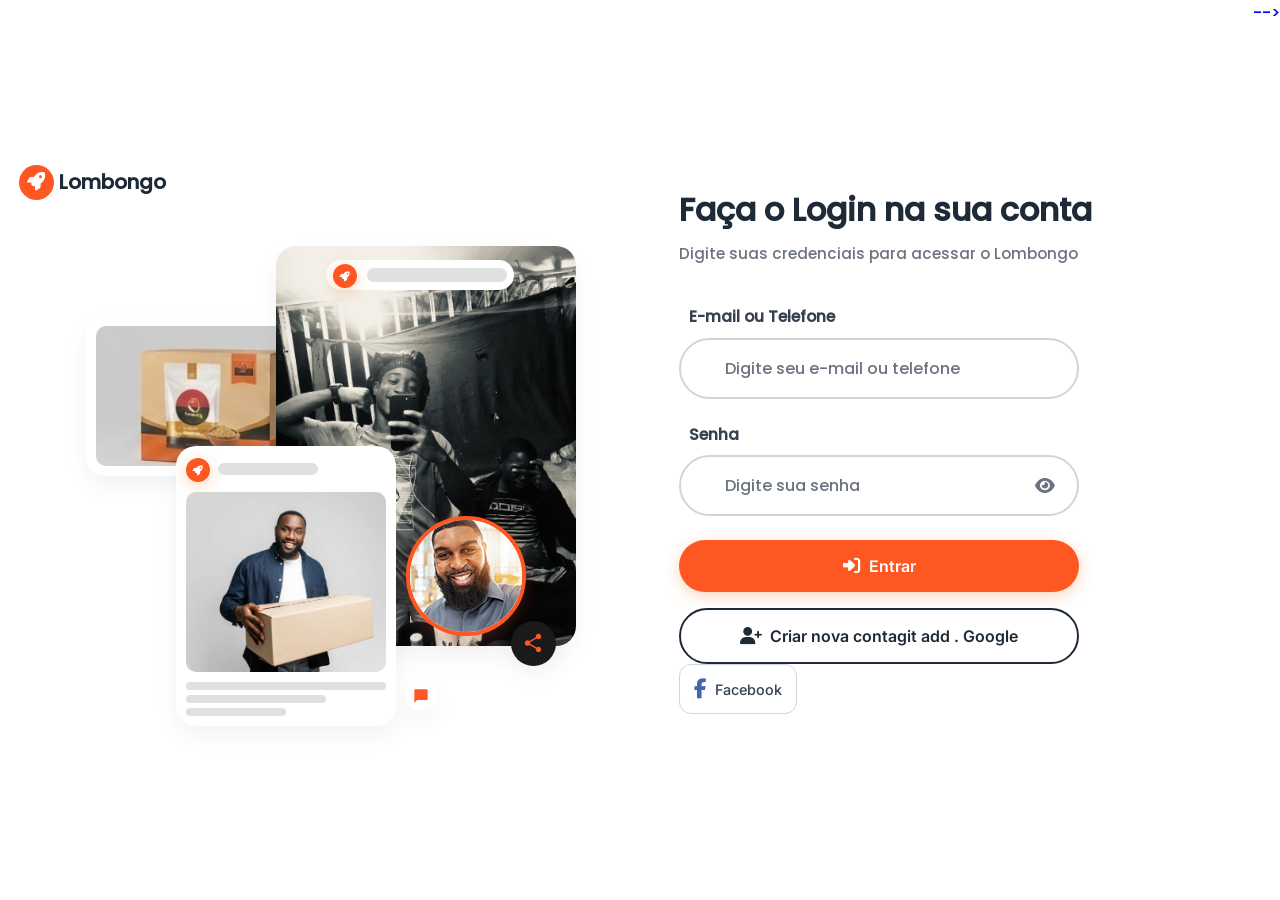
<file: index.html>
<!DOCTYPE html>
<html lang="pt-BR">
<head>
    <meta charset="UTF-8">
    <meta name="viewport" content="width=device-width, initial-scale=1.0">
    <title>Lombongo - Login</title>
    <link rel="preconnect" href="https://fonts.googleapis.com">
    <link rel="preconnect" href="https://fonts.gstatic.com" crossorigin>
    <link href="https://fonts.googleapis.com/css2?family=Inter:wght@300;400;500;600;700;800&display=swap" rel="stylesheet">
    <!-- Font Awesome -->
    <link rel="stylesheet" href="https://cdnjs.cloudflare.com/ajax/libs/font-awesome/6.4.0/css/all.min.css">
    <link rel="stylesheet" href="css/login_style.css">
    
</head>
<body>

    <div class="login-container">
        <!-- lado esquerdo -->
        <div class="left-side">
            <div class="hero-visual-container">
                <div class="logo-icon">
                    <a href="lomgongo_login.html"><i class="fa-solid fa-rocket"></i> <span>Lombongo</span></a>
                </div>
                <div class="hero-visual">

                    <div class="card card-product">
                        <div class="card-media">
                            <img src="assets/img/card_produto.png" alt="Embalagem de Produto Orgânico">
                        </div>
                    </div>

                    <div class="card card-main">
                        <div class="card-header-main">
                            <div class="avatar-mock"><i class="fa-solid fa-rocket"></i></div>
                            <div class="bar-mock card-text-bar"></div>
                        </div>
                        <div class="card-media">
                            <img src="assets/img/IMG_0552.jpg" alt="Casal Empreendedor usando Laptop">
                        </div>
                    </div>

                    <div class="card card-seller">
                        <div class="card-header">
                            <div class="avatar-mock"><i class="fa-solid fa-rocket"></i></div>
                            <div class="bar-mock card-text-bar-sm"></div>
                        </div>
                        <div class="card-media">
                            <img src="assets/img/homem_produto.jpg" alt="Vendedor Sorrindo">
                        </div>
                        <div class="card-footer">
                            <div class="bar-mock card-desc-bar full"></div>
                            <div class="bar-mock card-desc-bar short"></div>
                            <div class="bar-mock card-desc-bar so-short"></div>
                        </div>
                    </div>

                    <div class="avatar-profile">
                        <div class="avatar-profile-inner"> <img src="assets/img/self_perfil_200px.png" alt="profile"> </div>
                    </div>

                    <div class="icon-bubble like like-1">
                        <svg viewBox="0 0 24 24" fill="currentColor"><path d="M1 21h4V9H1v12zm22-11c0-1.1-.9-2-2-2h-6.31l.95-4.57.03-.32c0-.41-.17-.79-.44-1.06L14.17 1 7.59 7.59C7.22 7.95 7 8.45 7 9v10c0 1.1.9 2 2 2h9c.83 0 1.54-.5 1.84-1.22l3.02-7.05c.09-.23.14-.47.14-.73v-2z"/></svg>
                    </div>
                    <div class="icon-bubble like like-2">
                        <svg viewBox="0 0 24 24" fill="currentColor"><path d="M1 21h4V9H1v12zm22-11c0-1.1-.9-2-2-2h-6.31l.95-4.57.03-.32c0-.41-.17-.79-.44-1.06L14.17 1 7.59 7.59C7.22 7.95 7 8.45 7 9v10c0 1.1.9 2 2 2h9c.83 0 1.54-.5 1.84-1.22l3.02-7.05c.09-.23.14-.47.14-.73v-2z"/></svg>
                    </div>

                    <div class="icon-bubble share">
                        <svg viewBox="0 0 24 24" fill="currentColor"><path d="M18 16.08c-.76 0-1.44.3-1.96.77L8.91 12.7c.05-.23.09-.46.09-.7s-.04-.47-.09-.7l7.05-4.11c.54.5 1.25.81 2.04.81 1.66 0 3-1.34 3-3s-1.34-3-3-3-3 1.34-3 3c0 .24.04.47.09.7L8.04 9.81C7.5 9.31 6.79 9 6 9c-1.66 0-3 1.34-3 3s1.34 3 3 3c.79 0 1.5-.31 2.04-.81l7.12 4.16c-.05.21-.08.43-.08.65 0 1.61 1.31 2.92 2.92 2.92 1.61 0 2.92-1.31 2.92-2.92s-1.31-2.92-2.92-2.92z"/></svg>
                    </div>

                    <div class="icon-bubble comment">
                        <svg viewBox="0 0 24 24" fill="currentColor">
                            <path d="M20 2H4c-1.1 0-2 .9-2 2v18l4-4h14c1.1 0 2-.9 2-2V4c0-1.1-.9-2-2-2z"/>
                        </svg>
                    </div>
                </div>
            </div>
        </div>

        <script>
            document.addEventListener('DOMContentLoaded', function() {
              console.log('Landing page Lombongo carregada!');
            
              
              const visualContainer = document.querySelector('.hero-visual');
              visualContainer.addEventListener('mouseover', function() {
                const animatedElements = this.querySelectorAll('[style*="animation"]');
                animatedElements.forEach(el => el.style.animationPlayState = 'paused');
              });
              visualContainer.addEventListener('mouseout', function() {
                const animatedElements = this.querySelectorAll('[style*="animation"]');
                animatedElements.forEach(el => el.style.animationPlayState = 'running');
              });
              
            });
        </script>

        <!-- Lado Direito - Login -->
        <div class="right-side">
            <div class="logo-icon_right">
                <a href="lomgongo_login.html"><i class="fa-solid fa-rocket"></i> <span>Lombongo</span></a>
            </div>
            <div class="login-header">
                <h2>Faça o Login na sua conta</h2>
                <p>Digite suas credenciais para acessar o Lombongo</p>
            </div>

            <!-- Mensagens -->
            <div class="alert-box" id="errorAlert">
                <i class="fas fa-exclamation-circle"></i>
                <span>E-mail ou senha incorretos.</span>
            </div>

            <div class="success-box" id="successAlert">
                <i class="fas fa-check-circle"></i>
                <span>Login realizado com sucesso! Redirecionando...</span>
            </div>

            <form class="login-form" id="loginForm" novalidate>
                <!-- Email/Telefone -->
                <div class="input-group">
                    <label class="input-label" for="email">
                       
                        E-mail ou Telefone
                    </label>
                    <div class="input-wrapper">
                        <!-- <i class="fas fa-envelope input-icon"></i> -->
                        <input 
                            type="text" 
                            class="input-field" 
                            id="email" 
                            placeholder="Digite seu e-mail ou telefone"
                            autocomplete="email"
                        >
                    </div>
                    <div class="error-message" id="emailError">
                        <i class="fas fa-exclamation-triangle"></i>
                        <span>Por favor, insira seu e-mail ou telefone.</span>
                    </div>
                </div>

                <!-- Senha -->
                <div class="input-group">
                    <label class="input-label" for="password">    
                        Senha
                    </label>
                    <div class="input-wrapper password-wrapper">
                        <!-- <i class="fas fa-key input-icon"></i> -->
                        <input 
                            type="password" 
                            class="input-field" 
                            id="password" 
                            placeholder="Digite sua senha"
                            autocomplete="current-password"
                        >
                        <span class="toggle-password" id="togglePassword">
                            <i class="fas fa-eye" id="eyeIcon"></i>
                        </span>
                    </div>
                    <div class="error-message" id="passwordError">
                        <i class="fas fa-exclamation-triangle"></i>
                        <span>Por favor, insira sua senha.</span>
                    </div>
                </div>

                <button type="submit" class="btn btn-primary" id="btnLogin">
                    <i class="fas fa-sign-in-alt"></i>
                    Entrar
                </button>

                <a href="#">
                    <button type="button" class="btn btn-secondary" onclick="window.location.href='#'">
                        <i class="fas fa-user-plus"></i>
                        Criar nova contagit add .
                        Google
                    </button>
                    <button type="button" class="btn-social facebook" id="btnFacebook">
                        <i class="fab fa-facebook-f"></i>
                        Facebook
                    </button>
                </div> -->
            </form>
        </div>
    </div>

    <script>
        // Elementos do DOM
        const loginForm = document.getElementById('loginForm');
        const emailInput = document.getElementById('email');
        const passwordInput = document.getElementById('password');
        const togglePassword = document.getElementById('togglePassword');
        const eyeIcon = document.getElementById('eyeIcon');
        const btnLogin = document.getElementById('btnLogin');
        const errorAlert = document.getElementById('errorAlert');
        const successAlert = document.getElementById('successAlert');

        // Toggle Password Visibility
        togglePassword.addEventListener('click', function() {
            const type = passwordInput.getAttribute('type') === 'password' ? 'text' : 'password';
            passwordInput.setAttribute('type', type);
            
            if (type === 'text') {
                eyeIcon.classList.remove('fa-eye');
                eyeIcon.classList.add('fa-eye-slash');
            } else {
                eyeIcon.classList.remove('fa-eye-slash');
                eyeIcon.classList.add('fa-eye');
            }
        });

        // Validação em tempo real - remover erro ao digitar
        emailInput.addEventListener('input', function() {
            this.classList.remove('error');
            document.getElementById('emailError').classList.remove('show');
        });

        passwordInput.addEventListener('input', function() {
            this.classList.remove('error');
            document.getElementById('passwordError').classList.remove('show');
        });

        // Validação do Formulário
        loginForm.addEventListener('submit', async function(e) {
            e.preventDefault();
            
            let isValid = true;
            
            // Resetar mensagens
            errorAlert.classList.remove('show');
            successAlert.classList.remove('show');
            
            // Validar Email/Telefone
            if (!emailInput.value.trim()) {
                emailInput.classList.add('error');
                document.getElementById('emailError').classList.add('show');
                isValid = false;
            }
            
            // Validar Senha
            if (!passwordInput.value.trim()) {
                passwordInput.classList.add('error');
                document.getElementById('passwordError').classList.add('show');
                isValid = false;
            }
            
            if (!isValid) return;
            
            // Simular loading
            btnLogin.classList.add('btn-loading');
            btnLogin.disabled = true;
            
            // Simular chamada à API (2 segundos)
            setTimeout(() => {
                btnLogin.classList.remove('btn-loading');
                btnLogin.disabled = false;
                
                // Simular sucesso (em produção, isso viria do backend)
                // Para demonstrar erro, descomente as linhas abaixo:
                // showError();
                // return;
                
                showSuccess();
                
                // Redirecionar após 2 segundos
                setTimeout(() => {
                    window.location.href = 'index.html';
                    console.log('Redirecionando para dashboard...');
                }, 1000);
                
            }, 2000);
        });

        // Mostrar erro
        function showError() {
            errorAlert.classList.add('show');
            emailInput.classList.add('error');
            passwordInput.classList.add('error');
            
            // Scroll para o topo do formulário
            errorAlert.scrollIntoView({ behavior: 'smooth', block: 'nearest' });
        }

        // Mostrar sucesso
        function showSuccess() {
            successAlert.classList.add('show');
            errorAlert.classList.remove('show');
        }

        // Login Social - Google
        document.getElementById('btnGoogle').addEventListener('click', function() {
            console.log('Iniciando login com Google...');
            // Implementar OAuth Google aqui
            // window.location.href = '/auth/google';
        });

        // Login Social - Facebook
        document.getElementById('btnFacebook').addEventListener('click', function() {
            console.log('Iniciando login com Facebook...');
            // Implementar OAuth Facebook aqui
            // window.location.href = '/auth/facebook';
        });

        // Efeito parallax suave no fundo animado
        window.addEventListener('scroll', () => {
            const scrolled = window.pageYOffset;
            const animatedBg = document.querySelector('.animated-bg');
            const particles = document.querySelector('.particles');
            
            if (window.innerWidth > 768) {
                const yPos = scrolled * 0.3;
                animatedBg.style.transform = `translateY(${yPos}px)`;
                particles.style.transform = `translateY(${yPos * 0.5}px)`;
            }
        });

        // Prevenir envio ao pressionar Enter em campos vazios
        emailInput.addEventListener('keypress', function(e) {
            if (e.key === 'Enter') {
                e.preventDefault();
                passwordInput.focus();
            }
        });

        passwordInput.addEventListener('keypress', function(e) {
            if (e.key === 'Enter') {
                loginForm.dispatchEvent(new Event('submit'));
            }
        });

        // Animação de entrada dos elementos
        window.addEventListener('load', () => {
            document.querySelectorAll('.particle').forEach((particle, index) => {
                particle.style.animationDelay = `${index * 0.3}s`;
            });
        });
    </script>
</body>
</html>
</file>
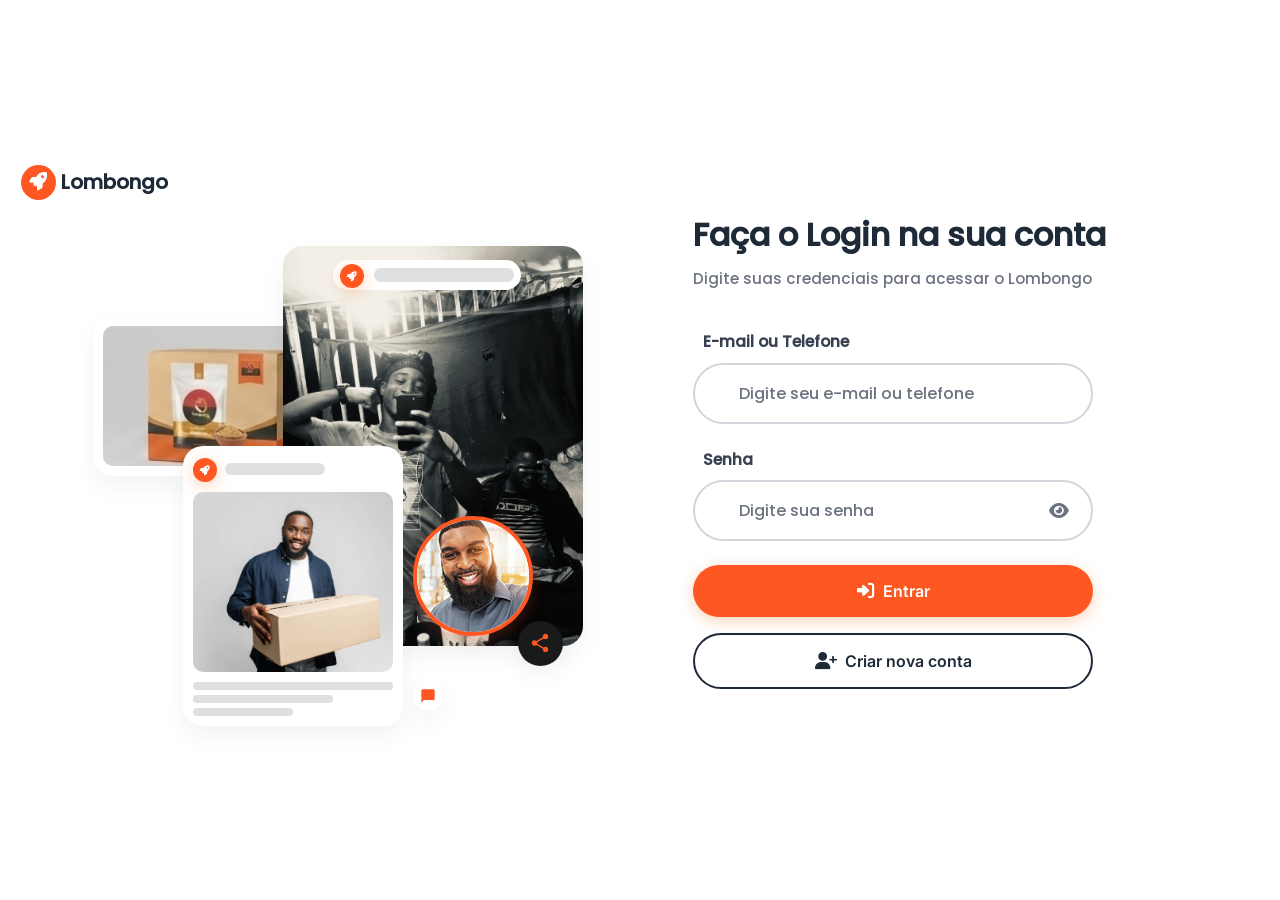
<file: lomgongo_login.html>
<!DOCTYPE html>
<html lang="pt-BR">
<head>
    <meta charset="UTF-8">
    <meta name="viewport" content="width=device-width, initial-scale=1.0">
    <title>Lombongo - Login</title>
    <link rel="preconnect" href="https://fonts.googleapis.com">
    <link rel="preconnect" href="https://fonts.gstatic.com" crossorigin>
    <link href="https://fonts.googleapis.com/css2?family=Inter:wght@300;400;500;600;700;800&display=swap" rel="stylesheet">
    <!-- Font Awesome -->
    <link rel="stylesheet" href="https://cdnjs.cloudflare.com/ajax/libs/font-awesome/6.4.0/css/all.min.css">
    <link rel="stylesheet" href="css/login_style.css">
    
</head>
<body>

    <div class="login-container">
        <!-- lado esquerdo -->
        <div class="left-side">
            <div class="hero-visual-container">
                <div class="logo-icon">
                    <a href="lomgongo_login.html"><i class="fa-solid fa-rocket"></i> <span>Lombongo</span></a>
                </div>
                <div class="hero-visual">

                    <div class="card card-product">
                        <div class="card-media">
                            <img src="assets/img/card_produto.png" alt="Embalagem de Produto Orgânico">
                        </div>
                    </div>

                    <div class="card card-main">
                        <div class="card-header-main">
                            <div class="avatar-mock"><i class="fa-solid fa-rocket"></i></div>
                            <div class="bar-mock card-text-bar"></div>
                        </div>
                        <div class="card-media">
                            <img src="assets/img/IMG_0552.jpg" alt="Casal Empreendedor usando Laptop">
                        </div>
                    </div>

                    <div class="card card-seller">
                        <div class="card-header">
                            <div class="avatar-mock"><i class="fa-solid fa-rocket"></i></div>
                            <div class="bar-mock card-text-bar-sm"></div>
                        </div>
                        <div class="card-media">
                            <img src="assets/img/homem_produto.jpg" alt="Vendedor Sorrindo">
                        </div>
                        <div class="card-footer">
                            <div class="bar-mock card-desc-bar full"></div>
                            <div class="bar-mock card-desc-bar short"></div>
                            <div class="bar-mock card-desc-bar so-short"></div>
                        </div>
                    </div>

                    <div class="avatar-profile">
                        <div class="avatar-profile-inner"> <img src="assets/img/self_perfil_200px.png" alt="profile"> </div>
                    </div>

                    <div class="icon-bubble like like-1">
                        <svg viewBox="0 0 24 24" fill="currentColor"><path d="M1 21h4V9H1v12zm22-11c0-1.1-.9-2-2-2h-6.31l.95-4.57.03-.32c0-.41-.17-.79-.44-1.06L14.17 1 7.59 7.59C7.22 7.95 7 8.45 7 9v10c0 1.1.9 2 2 2h9c.83 0 1.54-.5 1.84-1.22l3.02-7.05c.09-.23.14-.47.14-.73v-2z"/></svg>
                    </div>
                    <div class="icon-bubble like like-2">
                        <svg viewBox="0 0 24 24" fill="currentColor"><path d="M1 21h4V9H1v12zm22-11c0-1.1-.9-2-2-2h-6.31l.95-4.57.03-.32c0-.41-.17-.79-.44-1.06L14.17 1 7.59 7.59C7.22 7.95 7 8.45 7 9v10c0 1.1.9 2 2 2h9c.83 0 1.54-.5 1.84-1.22l3.02-7.05c.09-.23.14-.47.14-.73v-2z"/></svg>
                    </div>

                    <div class="icon-bubble share">
                        <svg viewBox="0 0 24 24" fill="currentColor"><path d="M18 16.08c-.76 0-1.44.3-1.96.77L8.91 12.7c.05-.23.09-.46.09-.7s-.04-.47-.09-.7l7.05-4.11c.54.5 1.25.81 2.04.81 1.66 0 3-1.34 3-3s-1.34-3-3-3-3 1.34-3 3c0 .24.04.47.09.7L8.04 9.81C7.5 9.31 6.79 9 6 9c-1.66 0-3 1.34-3 3s1.34 3 3 3c.79 0 1.5-.31 2.04-.81l7.12 4.16c-.05.21-.08.43-.08.65 0 1.61 1.31 2.92 2.92 2.92 1.61 0 2.92-1.31 2.92-2.92s-1.31-2.92-2.92-2.92z"/></svg>
                    </div>

                    <div class="icon-bubble comment">
                        <svg viewBox="0 0 24 24" fill="currentColor">
                            <path d="M20 2H4c-1.1 0-2 .9-2 2v18l4-4h14c1.1 0 2-.9 2-2V4c0-1.1-.9-2-2-2z"/>
                        </svg>
                    </div>
                </div>
            </div>
        </div>

        <script>
            document.addEventListener('DOMContentLoaded', function() {
              console.log('Landing page Lombongo carregada!');
            
              
              const visualContainer = document.querySelector('.hero-visual');
              visualContainer.addEventListener('mouseover', function() {
                const animatedElements = this.querySelectorAll('[style*="animation"]');
                animatedElements.forEach(el => el.style.animationPlayState = 'paused');
              });
              visualContainer.addEventListener('mouseout', function() {
                const animatedElements = this.querySelectorAll('[style*="animation"]');
                animatedElements.forEach(el => el.style.animationPlayState = 'running');
              });
              
            });
        </script>

        <!-- Lado Direito - Login -->
        <div class="right-side">
            <div class="logo-icon_right">
                <a href="lomgongo_login.html"><i class="fa-solid fa-rocket"></i> <span>Lombongo</span></a>
            </div>
            <div class="login-header">
                <h2>Faça o Login na sua conta</h2>
                <p>Digite suas credenciais para acessar o Lombongo</p>
            </div>

            <!-- Mensagens -->
            <div class="alert-box" id="errorAlert">
                <i class="fas fa-exclamation-circle"></i>
                <span>E-mail ou senha incorretos.</span>
            </div>

            <div class="success-box" id="successAlert">
                <i class="fas fa-check-circle"></i>
                <span>Login realizado com sucesso! Redirecionando...</span>
            </div>

            <form class="login-form" id="loginForm" novalidate>
                <!-- Email/Telefone -->
                <div class="input-group">
                    <label class="input-label" for="email">
                       
                        E-mail ou Telefone
                    </label>
                    <div class="input-wrapper">
                        <!-- <i class="fas fa-envelope input-icon"></i> -->
                        <input 
                            type="text" 
                            class="input-field" 
                            id="email" 
                            placeholder="Digite seu e-mail ou telefone"
                            autocomplete="email"
                        >
                    </div>
                    <div class="error-message" id="emailError">
                        <i class="fas fa-exclamation-triangle"></i>
                        <span>Por favor, insira seu e-mail ou telefone.</span>
                    </div>
                </div>

                <!-- Senha -->
                <div class="input-group">
                    <label class="input-label" for="password">    
                        Senha
                    </label>
                    <div class="input-wrapper password-wrapper">
                        <!-- <i class="fas fa-key input-icon"></i> -->
                        <input 
                            type="password" 
                            class="input-field" 
                            id="password" 
                            placeholder="Digite sua senha"
                            autocomplete="current-password"
                        >
                        <span class="toggle-password" id="togglePassword">
                            <i class="fas fa-eye" id="eyeIcon"></i>
                        </span>
                    </div>
                    <div class="error-message" id="passwordError">
                        <i class="fas fa-exclamation-triangle"></i>
                        <span>Por favor, insira sua senha.</span>
                    </div>
                </div>

                <button type="submit" class="btn btn-primary" id="btnLogin">
                    <i class="fas fa-sign-in-alt"></i>
                    Entrar
                </button>

                <a href="#">
                    <button type="button" class="btn btn-secondary" onclick="window.location.href='#'">
                        <i class="fas fa-user-plus"></i>
                        Criar nova conta
                    </button>
                </a>

                <!-- <div class="divider">
                    <span>ou continuar com</span>
                </div> -->

                <!-- <div class="social-login">
                    <button type="button" class="btn-social google" id="btnGoogle">
                        <i class="fab fa-google"></i>
                        Google
                    </button>
                    <button type="button" class="btn-social facebook" id="btnFacebook">
                        <i class="fab fa-facebook-f"></i>
                        Facebook
                    </button>
                </div> -->
            </form>
        </div>
    </div>

    <script>
        // Elementos do DOM
        const loginForm = document.getElementById('loginForm');
        const emailInput = document.getElementById('email');
        const passwordInput = document.getElementById('password');
        const togglePassword = document.getElementById('togglePassword');
        const eyeIcon = document.getElementById('eyeIcon');
        const btnLogin = document.getElementById('btnLogin');
        const errorAlert = document.getElementById('errorAlert');
        const successAlert = document.getElementById('successAlert');

        // Toggle Password Visibility
        togglePassword.addEventListener('click', function() {
            const type = passwordInput.getAttribute('type') === 'password' ? 'text' : 'password';
            passwordInput.setAttribute('type', type);
            
            if (type === 'text') {
                eyeIcon.classList.remove('fa-eye');
                eyeIcon.classList.add('fa-eye-slash');
            } else {
                eyeIcon.classList.remove('fa-eye-slash');
                eyeIcon.classList.add('fa-eye');
            }
        });

        // Validação em tempo real - remover erro ao digitar
        emailInput.addEventListener('input', function() {
            this.classList.remove('error');
            document.getElementById('emailError').classList.remove('show');
        });

        passwordInput.addEventListener('input', function() {
            this.classList.remove('error');
            document.getElementById('passwordError').classList.remove('show');
        });

        // Validação do Formulário
        loginForm.addEventListener('submit', async function(e) {
            e.preventDefault();
            
            let isValid = true;
            
            // Resetar mensagens
            errorAlert.classList.remove('show');
            successAlert.classList.remove('show');
            
            // Validar Email/Telefone
            if (!emailInput.value.trim()) {
                emailInput.classList.add('error');
                document.getElementById('emailError').classList.add('show');
                isValid = false;
            }
            
            // Validar Senha
            if (!passwordInput.value.trim()) {
                passwordInput.classList.add('error');
                document.getElementById('passwordError').classList.add('show');
                isValid = false;
            }
            
            if (!isValid) return;
            
            // Simular loading
            btnLogin.classList.add('btn-loading');
            btnLogin.disabled = true;
            
            // Simular chamada à API (2 segundos)
            setTimeout(() => {
                btnLogin.classList.remove('btn-loading');
                btnLogin.disabled = false;
                
                // Simular sucesso (em produção, isso viria do backend)
                // Para demonstrar erro, descomente as linhas abaixo:
                // showError();
                // return;
                
                showSuccess();
                
                // Redirecionar após 2 segundos
                setTimeout(() => {
                    window.location.href = 'index.html';
                    console.log('Redirecionando para dashboard...');
                }, 1000);
                
            }, 2000);
        });

        // Mostrar erro
        function showError() {
            errorAlert.classList.add('show');
            emailInput.classList.add('error');
            passwordInput.classList.add('error');
            
            // Scroll para o topo do formulário
            errorAlert.scrollIntoView({ behavior: 'smooth', block: 'nearest' });
        }

        // Mostrar sucesso
        function showSuccess() {
            successAlert.classList.add('show');
            errorAlert.classList.remove('show');
        }

        // Login Social - Google
        document.getElementById('btnGoogle').addEventListener('click', function() {
            console.log('Iniciando login com Google...');
            // Implementar OAuth Google aqui
            // window.location.href = '/auth/google';
        });

        // Login Social - Facebook
        document.getElementById('btnFacebook').addEventListener('click', function() {
            console.log('Iniciando login com Facebook...');
            // Implementar OAuth Facebook aqui
            // window.location.href = '/auth/facebook';
        });

        // Efeito parallax suave no fundo animado
        window.addEventListener('scroll', () => {
            const scrolled = window.pageYOffset;
            const animatedBg = document.querySelector('.animated-bg');
            const particles = document.querySelector('.particles');
            
            if (window.innerWidth > 768) {
                const yPos = scrolled * 0.3;
                animatedBg.style.transform = `translateY(${yPos}px)`;
                particles.style.transform = `translateY(${yPos * 0.5}px)`;
            }
        });

        // Prevenir envio ao pressionar Enter em campos vazios
        emailInput.addEventListener('keypress', function(e) {
            if (e.key === 'Enter') {
                e.preventDefault();
                passwordInput.focus();
            }
        });

        passwordInput.addEventListener('keypress', function(e) {
            if (e.key === 'Enter') {
                loginForm.dispatchEvent(new Event('submit'));
            }
        });

        // Animação de entrada dos elementos
        window.addEventListener('load', () => {
            document.querySelectorAll('.particle').forEach((particle, index) => {
                particle.style.animationDelay = `${index * 0.3}s`;
            });
        });
    </script>
</body>
</html>
</file>
<file: css/login_style.css>
@font-face {
    font-family: 'Poppins';
    src: url('../assets/fonts/Poppins/Poppins-Medium.ttf') format('truetype');
    font-weight: normal;
    font-style: normal;
}
*{
    margin: 0;
    padding: 0;
    text-decoration: none;
    list-style: none;
    box-sizing: border-box;
}
:root {
    --primary-dark: #1E2A38;
    --primary-orange: #F97316;
    --primary-orange-hover: #EA580C;
    --white: #FFFFFF;
    --gray-100: #F3F4F6;
    --gray-300: #D1D5DB;
    --gray-500: #6B7280;
    --gray-700: #374151;
    --error-bg: #FEE2E2;
    --error-text: #DC2626;
    --error-border: #FCA5A5;
    --success-bg: #D1FAE5;
    --success-text: #059669;
    --fundo: #f7f7f7;
}
body {
    font-family: 'Poppins', 'Inter', sans-serif;
    overflow-x: hidden;
    background: var(--white);
}

/* Container Principal */

.login-container {
    max-width: 1400px;
    margin: auto auto;
    display: flex;
    width: 100%;
    position: relative;
}

/* Lado Esquerdo - Institucional com Animação */

.left-side {
    flex: 1.1;
    margin: auto auto;
    flex-direction: column;
    position: relative;
    width: 50%;
    overflow: hidden;
    height: 100vh;
    z-index: 5;
    /* Divisão oblíqua inclinada para direita */
    /* clip-path: polygon(0 0, 100% 0, 65% 100%, 0% 100%); */
}


/* Animação de Fundo - Partículas e Gradientes */

.animated-bg {
    /* border-top-right-radius: 20rem; */
    position: absolute;
    top: 0;
    left: 0;
    width: 100%;
    height: 100%;
    background: linear-gradient(135deg, #1E2A38 0%, #0F1419 50%, #1E2A38 100%);
    background-size: 400% 400%;
    animation: gradientShift 15s ease infinite;
    z-index: 1;
}

/* Grid de partículas */

.particles {
    position: absolute;
    top: 0;
    left: 0;
    width: 100%;
    height: 100%;
    z-index: 2;
    overflow: hidden;
}
.particle {
    position: absolute;
    width: 4px;
    height: 4px;
    background: var(--primary-orange);
    border-radius: 50%;
    opacity: 0;
    animation: floatParticle 8s infinite;
    box-shadow: 0 0 10px var(--primary-orange), 0 0 20px var(--primary-orange);
}

/* Gerar partículas em posições aleatórias */

.particle:nth-child(1) { left: 10%; animation-delay: 0s; animation-duration: 7s; }
.particle:nth-child(2) { left: 20%; animation-delay: 1s; animation-duration: 9s; }
.particle:nth-child(3) { left: 30%; animation-delay: 2s; animation-duration: 8s; }
.particle:nth-child(4) { left: 40%; animation-delay: 0.5s; animation-duration: 10s; }
.particle:nth-child(5) { left: 50%; animation-delay: 3s; animation-duration: 7s; }
.particle:nth-child(6) { left: 60%; animation-delay: 1.5s; animation-duration: 9s; }
.particle:nth-child(7) { left: 70%; animation-delay: 2.5s; animation-duration: 8s; }
.particle:nth-child(8) { left: 80%; animation-delay: 0.8s; animation-duration: 11s; }
.particle:nth-child(9) { left: 90%; animation-delay: 3.5s; animation-duration: 7s; }
.particle:nth-child(10) { left: 15%; animation-delay: 4s; animation-duration: 9s; }
.particle:nth-child(11) { left: 25%; animation-delay: 5s; animation-duration: 8s; }
.particle:nth-child(12) { left: 35%; animation-delay: 2.2s; animation-duration: 10s; }
.particle:nth-child(13) { left: 45%; animation-delay: 1.2s; animation-duration: 7s; }
.particle:nth-child(14) { left: 55%; animation-delay: 3.8s; animation-duration: 9s; }
.particle:nth-child(15) { left: 65%; animation-delay: 4.5s; animation-duration: 8s; }
.particle:nth-child(16) { left: 75%; animation-delay: 0.3s; animation-duration: 11s; }
.particle:nth-child(17) { left: 85%; animation-delay: 5.5s; animation-duration: 7s; }
.particle:nth-child(18) { left: 5%; animation-delay: 6s; animation-duration: 9s; }
.particle:nth-child(19) { left: 95%; animation-delay: 2.8s; animation-duration: 8s; }
.particle:nth-child(20) { left: 50%; animation-delay: 7s; animation-duration: 12s; }

/* Linhas de conexão animadas */

.connection-lines {
    position: absolute;
    top: 0;
    left: 0;
    width: 100%;
    height: 100%;
    z-index: 2;
    opacity: 0.3;
}
.line {
    position: absolute;
    height: 1px;
    background: linear-gradient(90deg, transparent, var(--primary-orange), transparent);
    animation: lineMove 6s linear infinite;
}
.line:nth-child(1) { top: 20%; width: 60%; left: -60%; animation-delay: 0s; }
.line:nth-child(2) { top: 40%; width: 80%; left: -80%; animation-delay: 2s; }
.line:nth-child(3) { top: 60%; width: 50%; left: -50%; animation-delay: 4s; }
.line:nth-child(4) { top: 80%; width: 70%; left: -70%; animation-delay: 1s; }
/* Círculos pulsantes */
.pulse-circles {
    position: absolute;
    top: 50%;
    left: 50%;
    transform: translate(-50%, -50%);
    z-index: 2;
}
.pulse-circle {
    position: absolute;
    border: 2px solid rgba(249, 115, 22, 0.3);
    border-radius: 50%;
    top: 50%;
    left: 50%;
    transform: translate(-50%, -50%);
    animation: pulseExpand 4s ease-out infinite;
}
.pulse-circle:nth-child(1) { width: 200px; height: 200px; animation-delay: 0s; }
.pulse-circle:nth-child(2) { width: 300px; height: 300px; animation-delay: 1s; }
.pulse-circle:nth-child(3) { width: 400px; height: 400px; animation-delay: 2s; }
.pulse-circle:nth-child(4) { width: 500px; height: 500px; animation-delay: 3s; }
@keyframes gradientShift {
    0% { background-position: 0% 50%; }
    50% { background-position: 100% 50%; }
    100% { background-position: 0% 50%; }
}
@keyframes floatParticle {
    0% {
        transform: translateY(100vh) scale(0);
        opacity: 0;
    }
    10% {
        opacity: 1;
    }
    90% {
        opacity: 1;
    }
    100% {
        transform: translateY(-100vh) scale(1.5);
        opacity: 0;
    }
}
@keyframes lineMove {
    0% { transform: translateX(0); opacity: 0; }
    10% { opacity: 1; }
    90% { opacity: 1; }
    100% { transform: translateX(200%); opacity: 0; }
}
@keyframes pulseExpand {
    0% {
        transform: translate(-50%, -50%) scale(0.8);
        opacity: 0.8;
    }
    100% {
        transform: translate(-50%, -50%) scale(2);
        opacity: 0;
    }
}
.overlay {
    position: absolute;
    top: 0;
    left: 0;
    width: 100%;
    height: 100%;
    background: rgba(30, 42, 56, 0.4);
    z-index: 3;
}
.brand-content {
    position: relative;
    z-index: 4;
    height: 100%;
    display: flex;
    flex-direction: column;
    justify-content: center;
    align-items: center;
    padding: 3rem;
    color: var(--white);
    text-align: center;
    animation: fadeInUp 1s ease-out;
}
@keyframes logoPulse {
    0%, 100% { box-shadow: 0 0 0 0 rgba(249, 115, 22, 0.7); }
    50% { box-shadow: 0 0 0 30px rgba(249, 115, 22, 0); }
}
.logo i {
    font-size: 3rem;
    color: white;
}
.brand-name {
    font-size: 3.5rem;
    font-weight: 800;
    letter-spacing: -2px;
    margin-bottom: 1rem;
    text-shadow: 0 4px 20px rgba(0,0,0,0.5);
    background: linear-gradient(135deg, #fff 0%, var(--primary-orange) 100%);
    -webkit-background-clip: text;
    -webkit-text-fill-color: transparent;
    background-clip: text;
}
.tagline {
    font-size: 1.5rem;
    font-weight: 300;
    margin-bottom: 1rem;
    opacity: 0.95;
    text-shadow: 0 2px 10px rgba(0,0,0,0.3);
}
.description {
    font-size: 1.1rem;
    font-weight: 400;
    opacity: 0.8;
    max-width: 400px;
    line-height: 1.6;
}

/* Lado Direito - Login */

.right-side {
    flex: 1;
    background: var(--white);
    margin: auto auto;
    display: flex;
    width: 50%;
    flex-direction: column;
    justify-content: center;
    padding: 3rem 0rem;
    position: relative;
    margin-left: 0%;
    padding-left: 3rem;
    z-index: 5;
}
.login-header {
    margin-bottom: 2.5rem;
    animation: fadeIn 0.8s ease-out 0.3s both;
}
.login-header h2 {
    font-size: 2rem;
    color: var(--primary-dark);
    font-weight: 700;
    margin-bottom: 0.5rem;
}
.login-header p {
    color: var(--gray-500);
    font-size: 0.95rem;
}
/* Formulário */
.login-form {
    width: 100%;
    max-width: 400px;
    animation: fadeIn 0.8s ease-out 0.5s both;
}
.input-group {
    margin-bottom: 1.5rem;
    position: relative;
}
.input-label {
    display: flex;
    align-items: center;
    gap: 0.5rem;
    padding: 0 10px;
    font-size: 0.975rem;
    font-weight: 600;
    color: var(--gray-700);
    margin-bottom: 0.6rem;
    transition: color 0.3s ease;
}
.input-label i {
    color: var(--primary-orange);
    font-size: 1.1rem;
}
.input-group:focus-within .input-label {
    color: var(--primary-dark);
}
.input-wrapper {
    position: relative;
}
.input-field {
    width: 100%;
    padding: 1rem 1.25rem;
    padding-left: 2.75rem;
    border: 2px solid var(--gray-300);
    border-radius: 2rem;
    font-size: 1rem;
    font-family: 'Poppins', sans-serif;
    transition: all 0.3s ease;
    background: var(--white);
    color: var(--gray-700);
}
.input-field:focus {
    outline: none;
    border-color: var(--primary-orange);
    box-shadow: 0 0 0 4px rgba(0, 13, 41, 0.1);
}
.input-field.error {
    border-color: var(--error-border);
    background-color: var(--error-bg);
    animation: shake 0.5s ease-in-out;
}
.input-field::placeholder {
    color: var(--gray-500);
}
/* Ícone dentro do input */
.input-icon {
    position: absolute;
    left: 1rem;
    top: 50%;
    transform: translateY(-50%);
    color: var(--gray-500);
    font-size: 1.1rem;
    transition: color 0.3s ease;
}
.input-group:focus-within .input-icon {
    color: var(--primary-orange);
}
/* Campo de Senha com Ícone */
.password-wrapper {
    position: relative;
}
.toggle-password {
    position: absolute;
    right: 1rem;
    top: 50%;
    transform: translateY(-50%);
    cursor: pointer;
    color: var(--gray-500);
    transition: all 0.3s ease;
    padding: 0.5rem;
    display: flex;
    align-items: center;
    justify-content: center;
    font-size: 1.1rem;
}
.toggle-password:hover {
    color: var(--primary-orange);
    transform: translateY(-50%) scale(1.1);
}
/* Mensagens de Erro */
.error-message {
    color: var(--error-text);
    font-size: 0.85rem;
    margin-top: 0.5rem;
    display: none;
    align-items: center;
    gap: 0.5rem;
    animation: slideDown 0.3s ease-out;
}
.error-message.show {
    display: flex;
}
.error-message i {
    font-size: 0.875rem;
}
/* Mensagem de Erro Global */
.alert-box {
    background: var(--error-bg);
    border: 1px solid var(--error-border);
    color: var(--error-text);
    padding: 1rem;
    border-radius: 12px;
    margin-bottom: 1.5rem;
    display: none;
    align-items: center;
    gap: 0.75rem;
    animation: shake 0.5s ease-in-out;
}
.alert-box.show {
    display: flex;
}
.alert-box i {
    font-size: 1.25rem;
}

/* Mensagem de Sucesso */

.success-box {
    background: var(--success-bg);
    border: 1px solid #6EE7B7;
    color: var(--success-text);
    padding: 1rem;
    width: 80%;
    border-radius: 1.8rem;
    margin-bottom: 1.5rem;
    display: none;
    align-items: center;
    gap: 0.75rem;
    animation: fadeIn 0.5s ease-out;
}
.success-box.show {
    display: flex;
}
.success-box i {
    font-size: 1.25rem;
}
/* Links */
.form-links {
    display: flex;
    justify-content: space-between;
    align-items: center;
    margin-bottom: 1.5rem;
    font-size: 0.9rem;
}
.create-account-link {
    color: var(--primary-dark);
    text-decoration: none;
    font-weight: 600;
    transition: all 0.3s ease;
    position: relative;
    display: inline-flex;
    align-items: center;
    gap: 0.25rem;
}
.create-account-link::after {
    content: '';
    position: absolute;
    bottom: -2px;
    left: 0;
    width: 0;
    height: 2px;
    background: var(--primary-orange);
    transition: width 0.3s ease;
}
.create-account-link:hover {
    color: var(--primary-orange);
}
.create-account-link:hover::after {
    width: 100%;
}

/* Botões */

.btn {
    width: 100%;
    padding: 1rem;
    border: none;
    border-radius: 2rem;
    font-size: 1rem;
    font-weight: 600;
    font-family: 'Inter', sans-serif;
    cursor: pointer;
    transition: all 0.3s ease;
    position: relative;
    overflow: hidden;
    display: flex;
    align-items: center;
    justify-content: center;
    gap: 0.5rem;
}
.btn i {
    font-size: 1.1rem;
}
.btn-primary {
    background: var(--primary-orange);
    color: var(--white);
    margin-bottom: 1rem;
    box-shadow: 0 4px 15px rgba(249, 115, 22, 0.3);
}
.btn-primary:hover {
    background: var(--primary-orange-hover);
    transform: translateY(-2px);
    box-shadow: 0 6px 20px rgba(249, 115, 22, 0.4);
}
.btn-primary:active {
    transform: translateY(0);
}
.btn-secondary {
    background: transparent;
    color: var(--primary-dark);
    border: 2px solid var(--primary-dark);
}
.btn-secondary a{
    text-decoration: none;
    color: var(--primary-dark);
}
.btn-secondary:hover {
    background: rgba(30, 42, 56, 0.05);
    border-color: var(--primary-dark);
    transform: translateY(-2px);
}

/* Ripple Effect */

.btn::after {
    content: '';
    position: absolute;
    top: 50%;
    left: 50%;
    width: 0;
    height: 0;
    border-radius: 50%;
    background: #ffffff4d;
    transform: translate(-50%, -50%);
    transition: width 0.6s, height 0.6s;
}
.btn:active::after {
    width: 300px;
    height: 300px;
}

/* checkbox-row */

.checkbox-row{
    display: flex;
    align-items: center;
    gap: 0.5rem;
    margin: 0 10px;
    font-size: 0.875rem;
    font-weight: 600;
    color: var(--gray-700);
    transition: color 0.3s ease;
}


/* Separador */

.divider {
    display: flex;
    align-items: center;
    margin: 2rem 0;
    color: var(--gray-500);
    font-size: 0.9rem;
}
.divider::before,
.divider::after {
    content: '';
    flex: 1;
    height: 1px;
    background: var(--gray-300);
}
.divider span {
    padding: 0 1rem;
}

/* Botões Sociais */

.social-login {
    display: flex;
    gap: 1rem;
    margin-bottom: 1.5rem;
}
.btn-social {
    flex: 1;
    display: flex;
    align-items: center;
    justify-content: center;
    gap: 0.5rem;
    padding: 0.875rem;
    border: 1.5px solid var(--gray-300);
    border-radius: 12px;
    background: var(--white);
    color: var(--gray-700);
    font-size: 0.9rem;
    font-weight: 500;
    cursor: pointer;
    transition: all 0.3s ease;
    font-family: 'Inter', sans-serif;
}
.btn-social:hover {
    border-color: var(--primary-dark);
    background: var(--gray-100);
    transform: translateY(-2px);
}
.btn-social i {
    font-size: 1.25rem;
}
.btn-social.google i {
    color: #DB4437;
}
.btn-social.facebook i {
    color: #4267B2;
}

/* Animações */

@keyframes fadeIn {
    from {
        opacity: 0;
        transform: translateY(20px);
    }
    to {
        opacity: 1;
        transform: translateY(0);
    }
}
@keyframes fadeInUp {
    from {
        opacity: 0;
        transform: translateY(40px);
    }
    to {
        opacity: 1;
        transform: translateY(0);
    }
}
@keyframes shake {
    0%, 100% { transform: translateX(0); }
    10%, 30%, 50%, 70%, 90% { transform: translateX(-5px); }
    20%, 40%, 60%, 80% { transform: translateX(5px); }
}
@keyframes slideDown {
    from {
        opacity: 0;
        transform: translateY(-10px);
    }
    to {
        opacity: 1;
        transform: translateY(0);
    }
}

/* Responsividade */

@media (max-width: 1024px) {
    .login-container{
        display: flex;
        flex-direction: column;
        width: 100%;
    }
    .hero-visual{
        display: none;
    }
    .logo-icon{
        display: block;
    }
    .right-side .logo-icon_right{
        display: block;
        margin: 2.5rem 0;
    }
    .right-side{
        width: 100%;
        flex: none;
        margin-left: 0;
        padding: 2rem;
        min-height: 55vh;
        padding-top: .50rem;
    }
    .login-form {
        max-width: 100%;
        padding-right: 2rem;
    }
    .left-side .hero-visual-container{
        display: none;
    }
    .left-side .logo-icon a{
        display: block;
        align-items: center;
        display: flex;
    }
    .brand-content {
        padding: 2rem;
    }
    .login-form {
        max-width: 100%;
        margin: 0 auto;
        padding-right: 0;
    }
   
}
@media (max-width: 768px) {
    .login-container {
        flex-direction: column;
        width: 100%;
    }
    .left-side .hero-visual-container{
        /* flex: none;
        height: 45vh;
        width: 100%; */
        /* Divisão oblíqua para mobile - inclinada para direita */
        display: none;
    }
    .left-side .logo-icon a{
        display: block;
        align-items: center;
        display: flex;
    }
    .brand-content {
        padding: 2rem;
    }
    .login-form {
        max-width: 100%;
        margin: 0 auto;
        padding-right: 0;
    }
    .logo {
        width: 80px;
        height: 80px;
    }
    .logo i {
        font-size: 2rem;
    }
    .brand-name {
        font-size: 2.5rem;
    }
    .tagline {
        font-size: 1.1rem;
    }
    .description {
        font-size: 0.9rem;
    }
    /* Esconder algumas partículas no mobile para performance */
    .particle:nth-child(n+11) {
        display: none;
    }
    .right-side {
        width: 100%;
        flex: none;
        margin-left: 0;
        padding: 2rem;
        min-height: 55vh;
        padding-top: .50rem;
    }
    .login-form {
        max-width: 100%;
    }
    .social-login {
        flex-direction: column;
    }
}
@media (max-width: 480px) {
    .brand-name {
        font-size: 2rem;
    }
    .login-header h2 {
        font-size: 1.5rem;
    }
    .right-side {
        padding: 1.5rem;
        padding-top: 1rem;
    }
    .input-field {
        padding-left: 2.5rem;
    }
}

/* Loading State */

.btn-loading {
    position: relative;
    color: transparent !important;
    pointer-events: none;
}
.btn-loading::before {
    content: '';
    position: absolute;
    top: 50%;
    left: 50%;
    width: 20px;
    height: 20px;
    margin: -10px 0 0 -10px;
    border: 2px solid rgba(255,255,255,0.3);
    border-top-color: white;
    border-radius: 50%;
    animation: spin 0.8s linear infinite;
}
@keyframes spin {
    to { transform: rotate(360deg); }
}
/* Efeito de brilho nos inputs */
.input-field:focus {
    box-shadow: 0 0 0 4px rgba(30, 42, 56, 0.1), 0 0 20px rgba(249, 115, 22, 0.1);
}






























































/* logo */


.logo-icon {
    margin-bottom: 1rem;
    padding-right: 70%;
    cursor: default;
}
.logo-icon a{
    display: flex;
    cursor: default;
    align-items: center;
}
.logo-icon i{
    width: 35px;
    height: 35px;
    background-color: var(--primary-orange);
    border-radius: 2rem;
    display: flex;
    align-items: center;
    justify-content: center;
    color: var(--white);
    font-size: 18px;
}
.logo-icon span{
    color: var(--primary-dark);
    font-weight: 700;
    margin: 0 5px;
    font-size: 20px;
}

/* logo 02 */

.logo-icon_right{
    display: none;
    margin-bottom: 1rem;
    cursor: default;
}
.logo-icon_right a{
    display: flex;
    cursor: default;
    align-items: center;
}
.logo-icon_right i{
    width: 35px;
    height: 35px;
    background-color: var(--primary-orange);
    border-radius: 2rem;
    display: flex;
    align-items: center;
    justify-content: center;
    color: var(--white);
    font-size: 18px;
}
.logo-icon_right span{
    color: var(--primary-dark);
    font-weight: 700;
    margin: 0 5px;
    font-size: 20px;
}




/* end logo */


 :root {
      --primary-orange: #ff5722; /* Laranja vibrante */
      --white: #ffffff;
      --grey-light: #e0e0e0; /* Para simulações de texto */
      --grey-dark: #757575; /* Para texto real */
      --shadow-soft: 0 10px 25px rgba(0, 0, 0, 0.05); /* Sombra suave para elevação */
    }

    /* Coluna Esquerda - Texto 
    */
    .hero-text {
      max-width: 1200px;
    }

    .hero-title {
      font-size: 56px;
      line-height: 1.1;
      font-weight: 800;
      margin-bottom: 25px;
      color: #1a1a1a;
    }

    .hero-subtitle {
      font-size: 18px;
      color: var(--grey-dark);
      line-height: 1.6;
      margin-bottom: 40px;
    }

    /* Coluna Direita - Visual 
      Container principal da composição.
    */
    .hero-visual-container {
        width: 100%;
        overflow: hidden;
        height: 100vh;
      flex-direction: column;
      display: flex;
      margin: auto auto;
      justify-content: center;
      align-items: center;
      position: relative;
    }

    .hero-visual {
      position: relative;
      width: 520px;
      height: 520px;
      /* background-color: rgba(255,255,255,0.1); // Temporário para debugar posicionamento */
    }

    /* Estilos Comuns para os Cards 
    */
    .card {
      position: absolute;
      background-color: var(--white);
      border-radius: 20px; /* Cantos arredondados */
      box-shadow: var(--shadow-soft);
      overflow: hidden; /* Garante que conteúdo respeite os cantos */
    }

    /* Barras de Interface Simuladas */
    .bar-mock {
        position: relative;
        background-color: white;
      background-color: var(--grey-light);
      border-radius: 10px;
    }

    /* Avatar Laranja Simulado */

    .avatar-mock i{
        margin: auto auto;
        align-items: center;
        color: white;
        font-size: 10px;
        padding: 7px 7px;
        border-radius: 50%;
        background-color: var(--primary-orange);
        box-shadow: 0 4px 15px rgba(249, 115, 22, 0.3);
    }

    /* 1. CARD PRINCIPAL (Casal)
    */
    .card-main {
      width: 300px;
      height: 400px;
      right: 0;
      top: 30px;
      animation: float 5s ease-in-out infinite;
      z-index: 10; /* Garante que fique acima do card de produto */
    }

    .card-main .card-header {
      display: flex;
      align-items: center;
      gap: 10px;
      margin-bottom: 0px;
    }
    .card-header-main{
        display: flex;
        position: absolute;
        left: 50px;
        align-items: center;
        padding: 2px 7px;
        border-radius: 15px;
        gap: 10px;
        background-color: white;
        margin-top: .90rem;
         animation: pulse 4s ease-in-out infinite;
    }
    .card-main .card-text-bar {
      width: 140px;
      height: 14px;
      border-radius: 7px;
    }

    .card-main .card-media {
      width: 100%;
      height: 100%;
      border-radius: 10px;
      overflow: hidden;
    }

    .card-main img {
      width: 100%;
      height: 100%;
      padding-top: -50px;
      object-fit: cover; /* Ajusta a imagem sem distorcer */
    }

    /* 2. CARD PRODUTO (Caixa)
    */
    .card-product {
      width: 250px;
      left: 30px;
      top: 100px;
      padding: 10px;
      animation: float-side 6s ease-in-out infinite;
      z-index: 5; /* Atrás do card principal */
    }

    .card-product .card-media {
      width: 100%;
      height: 140px;
      border-radius: 10px;
      overflow: hidden;
    }

    .card-product img {
      width: 100%;
      height: 100%;
      object-fit: cover;
    }

    /* 3. CARD VENDEDOR (Homem com produto)
    */
    .card-seller {
      width: 220px;
      left: 120px;
      bottom: 10px;
      padding: 10px;
      animation: float-reverse 5.5s ease-in-out infinite;
      z-index: 15; /* Acima do card produto */
    }

    .card-seller .card-header {
      display: flex;
      align-items: center;
      gap: 8px;
      margin-bottom: 10px;
    }

    .card-seller .card-text-bar-sm {
      width: 100px;
      height: 12px;
    }

    .card-seller .card-media {
      width: 100%;
      height: 180px;
      border-radius: 10px;
      overflow: hidden;
      margin-bottom: 10px;
    }

    .card-seller img {
      width: 100%;
      height: 100%;
      object-fit: cover;
    }

    .card-seller .card-footer {
      display: flex;
      flex-direction: column;
      gap: 5px;
    }

    .card-seller .card-desc-bar {
      height: 8px;
      border-radius: 4px;
    }

    .card-seller .card-desc-bar.full {
      width: 100%;
    }

    .card-seller .card-desc-bar.short {
      width: 70%;
    }
    .card-seller .card-desc-bar.so-short {
      width: 50%;
    }


    /* 4. AVATAR DE PERFIL (Círculo grande)
    */
    .avatar-profile {
      width: 120px;
      height: 120px;
      border-radius: 50%;
      border: 4px solid var(--primary-orange); /* Borda laranja dupla simulada */
      padding: 3px; /* Espaço para "borda dupla" */
      background-color: var(--white);
      position: absolute;
      right: 50px;
      bottom: 100px;
      z-index: 20;
      overflow: hidden;
      box-shadow: 0 5px 15px rgba(255, 87, 34, 0.2); /* Sombra laranja */
      animation: pulse 4s ease-in-out infinite;
    }
    
    .avatar-profile-inner {
      width: 100%;
      height: 100%;
      border-radius: 50%;
      background-color: #eee;
      display: flex;
      justify-content: center;
      align-items: center;
      color: var(--primary-orange);
      font-size: 24px;
    }
    .avatar-profile-inner img{
        border-radius: 50%;
        object-fit: cover;
    }

    /* 5. ÍCONES DE INTERAÇÃO (Likes, Share, Comentário)
    */
    .icon-bubble {
      position: absolute;
      background-color: var(--white);
      border-radius: 50%;
      box-shadow: var(--shadow-soft);
      display: flex;
      justify-content: center;
      align-items: center;
      color: var(--primary-orange);
    }

    /* Likes */
    .like {
      width: 40px;
      height: 40px;
      opacity: 0;
      animation: likeUp 4s linear infinite;
    }

    .like svg {
      width: 20px;
      height: 20px;
    }

    .like-1 {
      left: 140px;
      top: 60px;
      animation-delay: 0.5s;
    }

    .like-2 {
      left: 60px;
      bottom: 100px;
      animation-delay: 2.5s;
    }

    /* Compartilhar */
    .share {
      width: 45px;
      height: 45px;
      background-color: #1a1a1a;
      color: var(--primary-orange);
      right: 20px;
      bottom: 70px;
      z-index: 25;
      animation: rotateSoft 7s linear infinite;
    }

    .share svg {
      width: 22px;
      height: 22px;
    }

    /* Comentário */
    .comment {
      width: 30px;
      height: 30px;
      right: 140px;
      bottom: 25px;
      z-index: 25;
      animation: float 4.5s ease-in-out infinite alternate; /* Flutua suave */
    }

    .comment svg {
      width: 16px;
      height: 16px;
    }

    /* Animações Keyframes 
    */
    @keyframes float {
      0%, 100% { transform: translateY(0); }
      50% { transform: translateY(-15px); }
    }

    @keyframes float-side {
      0%, 100% { transform: translateX(0); }
      50% { transform: translateX(10px); }
    }

    @keyframes float-reverse {
      0%, 100% { transform: translateY(0); }
      50% { transform: translateY(15px); }
    }

    @keyframes pulse {
      0%, 100% { transform: scale(1); box-shadow: 0 5px 15px rgba(255, 87, 34, 0.2); }
      50% { transform: scale(1.05); box-shadow: 0 8px 25px rgba(255, 87, 34, 0.4); }
    }

    @keyframes likeUp {
      0% { transform: translateY(20px); opacity: 0; }
      10% { opacity: 1; }
      90% { opacity: 1; }
      100% { transform: translateY(-80px); opacity: 0; }
    }

    @keyframes rotateSoft {
      0% { transform: rotate(0deg); }
      100% { transform: rotate(360deg); }
    }
</file>
